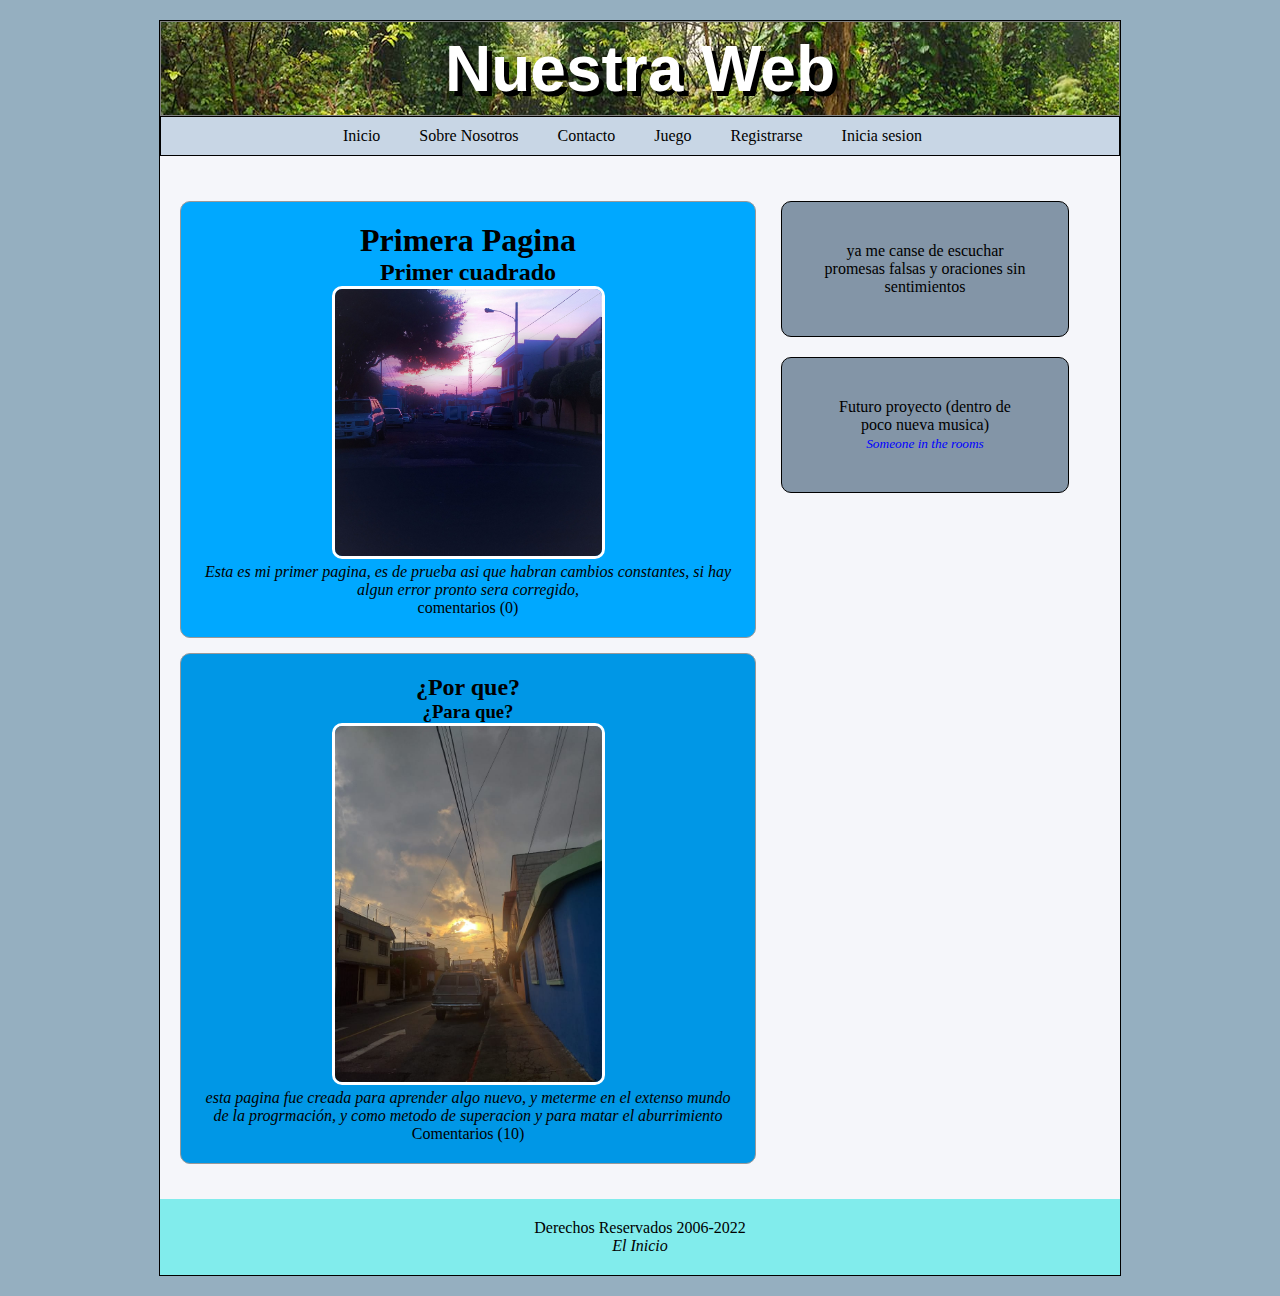
<file: index.html>
<!DOCTYPE html>
<html lang="es">
    <head>
        <meta charset="utf-8">
        <title>Mi primer pagina WEB</title>
    <meta name="description" content="esta es mi primer página web"/>
    <meta name="author" content="Quincho, the k!doo">
    <meta name="keywords" content="Mi primer titulo, mi primer pagina, pagina">
    <link rel="icon" href="https://yt3.ggpht.com/ytc/AKedOLRz4qHdEwNJEIrOoaeM-x3FVdFFXJ5Own5A_V9C=s88-c-k-c0x00ffffff-no-rj">
    <link rel="stylesheet" href="estilos.css">
    <meta name="robots" content="index">
    </head>
    <body>

        <div class="agrupar">
            <header id="cabecera"><h1>Nuestra Web</h1></header>
            <nav class="menu">
                <a href="index.html" class="link" >Inicio </a>
                <a href="SobreNosotros.html" class="link"> Sobre Nosotros</a>
                <a href="Contacto.html"  class="link">Contacto </a>
                <a href="Juego.html">Juego</a>
                <a href="Registrarse.html" class= "link">Registrarse</a>
                <a href="InicioDeSesion.html" class="link">Inicia sesion</a>
                

            </nav>
            <section class="seccion">
               <article class="Cuadrado">
                    <h1 class="H1">Primera Pagina</h1>
                    <h2 class="H2">Primer cuadrado</h2>
                   <div>
                    <img id="picRounded" src="Imagenes/Paisaje mejorado.jpg">
                   </div>
                <p><cite>Esta es mi primer pagina, es de prueba asi que  habran cambios constantes, si hay algun error pronto sera corregido,</cite></p>
                 
                    <footer >
                  <p>comentarios (0)</p>  
                </footer>

                </article>
               <article class="Cuadrado1">
                   <!--quite el hgroup porque ya no se usa y chrome castiga a las paginas con codigo ambiguo-->
                   <h2 class="H2">¿Por que?</h2>
                    <!--This is a try-->
                    <h3 class="H3">¿Para que?</h3>
                  
                   <!-- <time datetime="6-5-2022"> publicado 6-5-2022 </time> -->
                   <img id="picRounded" src="Imagenes/paisaje 2.jpeg" alt="paisaja, atardecer, anochecer, calle, ">
                   <p><cite>esta pagina fue creada para aprender algo nuevo, y meterme en el extenso mundo de la progrmación, y como metodo de superacion y para matar el aburrimiento </cite> </p>
                   <footer>
                    <p>Comentarios (10)</p>
                   </footer>
               </article>
            </section>
    
            <aside class="columna">
            <blockquote cite="nombre de la pagina de la cita">
              ya me canse de escuchar promesas falsas y oraciones sin sentimientos
            </blockquote>
    
                <blockquote class="citas" cite="https://www.youtube.com/watch?v=d5vbkSQGAa4&ab_channel=Someoneintheroom">
                   <a> Futuro proyecto (dentro de poco nueva musica)</a>
                   <footer>
                   <a class="link2" href="https://www.youtube.com/watch?v=d5vbkSQGAa4&ab_channel=Someoneintheroom" target="Sobre nosotros"><small><cite>Someone in the rooms</small></cite><a>
                   </footer>
                </blockquote>
            </aside>

            <footer class="pie">
                Derechos Reservados 2006-2022
                <p><cite>El Inicio</cite></p>
            </footer>
              
        </div>
    </body>
</html>
</file>
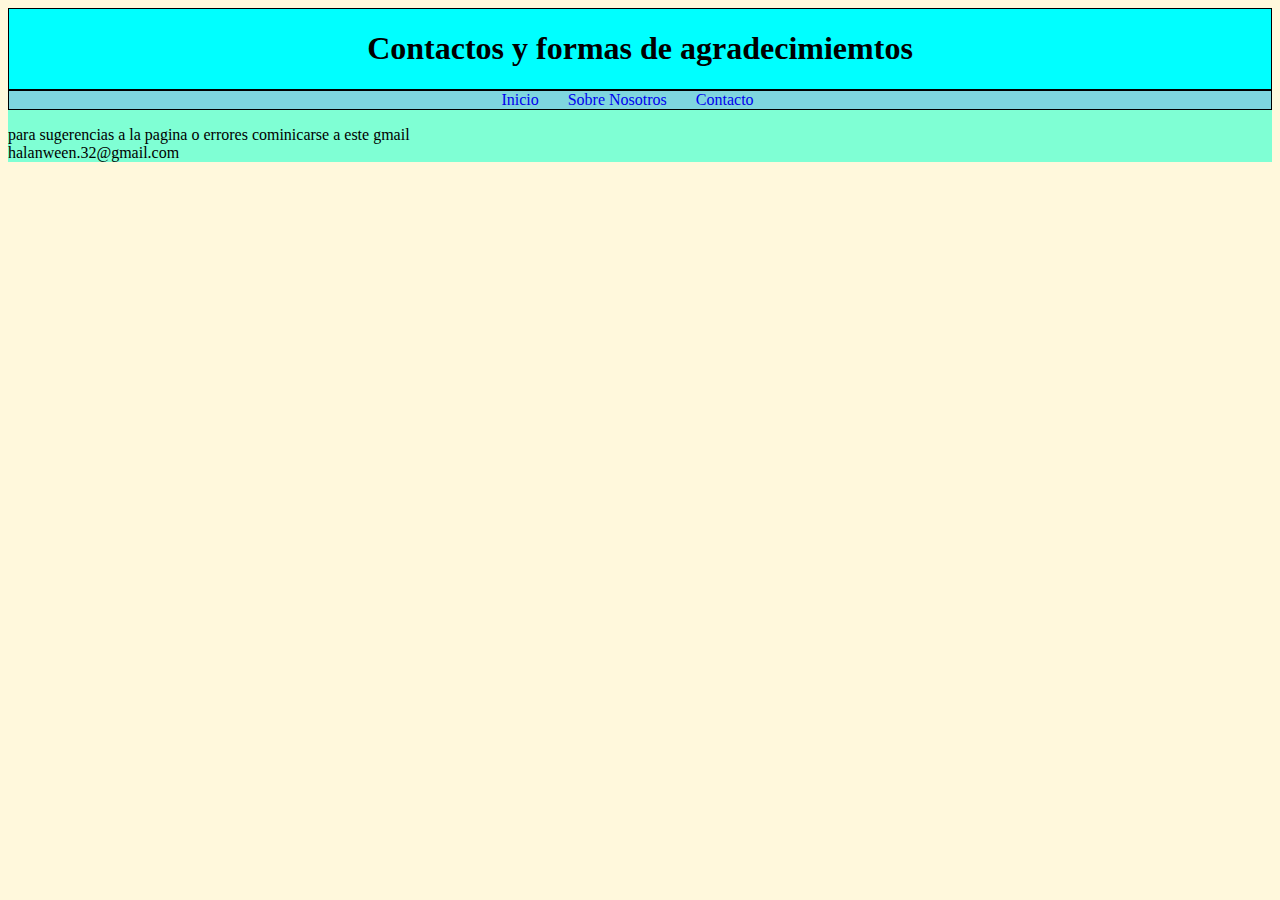
<file: Contacto.html>
<!DOCTYPE html>
<link rel="icon" href="https://yt3.ggpht.com/ytc/AKedOLRz4qHdEwNJEIrOoaeM-x3FVdFFXJ5Own5A_V9C=s88-c-k-c0x00ffffff-no-rj">
<html lang="es">
    <head>
        <meta charset="utf-8">
        <title>Mi primer pagina WEB</title>
    <meta name="description" content="esta es mi primer página web"/>
    <meta name="author" content="Quincho">
    <meta name="keywords" content="contactanos, gmail, paypal,  apoyo monetario, ">
    <link rel="stylesheet" href="estiloTres.css">
    </head>
    <body class="cuerpo">
        <div class="agrupar">
            <header class ="cabeza" >
        <h1>Contactos y formas de agradecimiemtos</h1><!--This is a test-->
    </header>
    <nav class="menu">
        <a href="index.html" class="nav-link" >Inicio </a>
        <a href="SobreNosotros.html" class="nav-link"> Sobre Nosotros</a>
        <a href="Contacto.html"  class="nav-link">Contacto </a>
    </nav>

        <p>para sugerencias a la pagina o errores cominicarse a este gmail
            <br>halanween.32@gmail.com
        </br>
        </p>
    </div>
    </body>
</file>
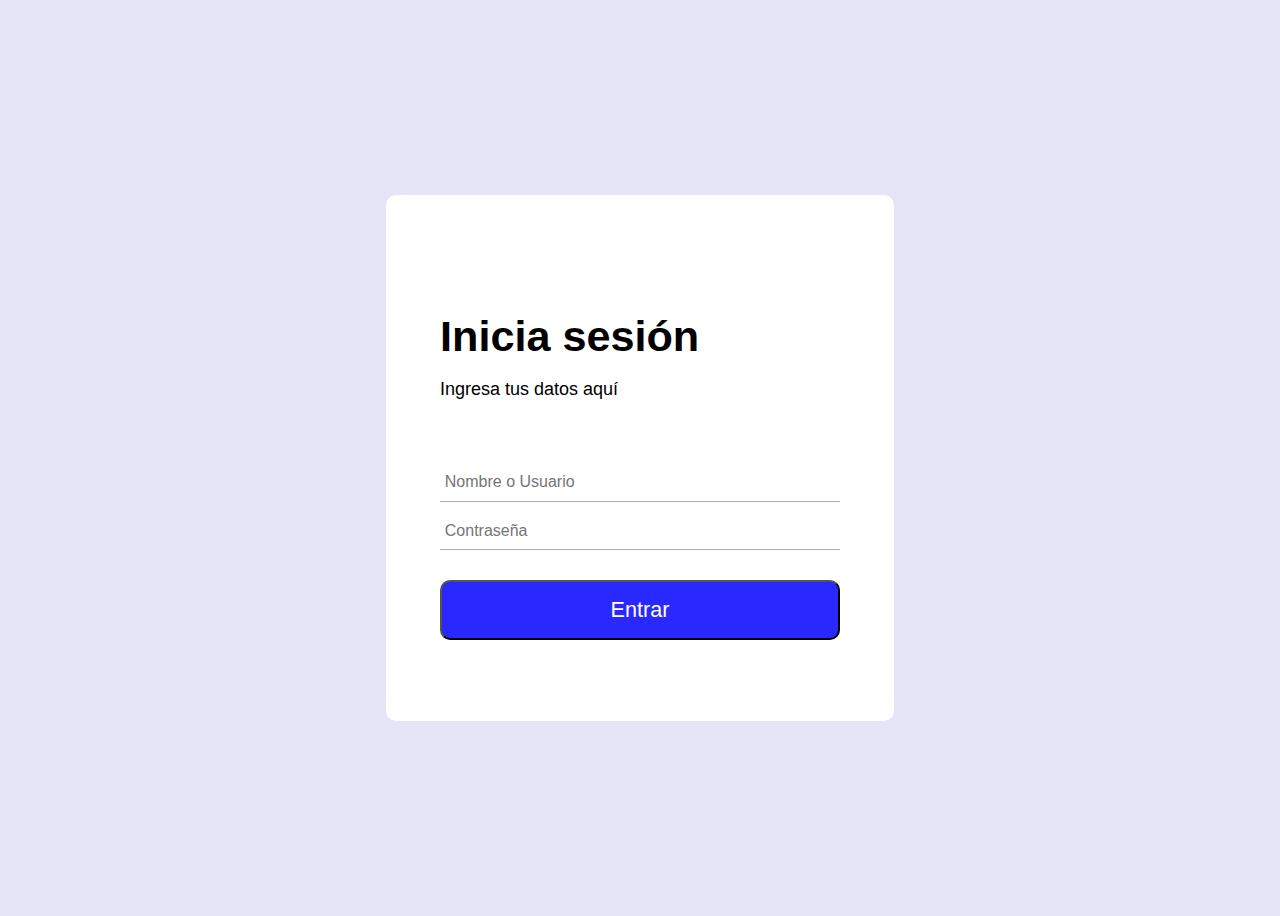
<file: Inicio De Sesion.html>
<link rel="stylesheet" href="EstilosCuatro.css">
<!-- veo un error, cuando pongo el cursor sobre los labels el cursor cambia de flecha a manita como si se pudiera clickear, voy a cambiar eso ahora -->
<!-- el label no es necesario, no estoy seguro para que se usa el label pero si lo que quiere poner es un texto en la casilla donde no va a INGRESAR la informacion y va a desaparecer cuando la gente empiece a escribir, eso se llama PLACEHOLDER, y se declara como una propiedad del mismo input -->
<!-- tambien, donde dice inpuy type, usted pone el tipo de texto que se va a ingresar, por ejemplo puede ser text o password, si es password cuando la persona escriba no se va a poder ver el texto -->
<body class="cuerpo">
    <div class="todo" >
        <form class= "forma"></form>
        <h2 class="form_title">Inicia sesión</h2>
        <p class="form_paragraph">Ingresa tus datos aquí</p>

        <div class="form_container">
            <div class="casillasDiv">
                <input type="text" id= "nameU" class="form_input" placeholder="Nombre o Usuario">
                <!-- <label for="name or user" class="form_label">Nombre o Usuario</label> -->
                <span class="form_line"></span>
            </div>
            <div class="casillasDiv">
                <input type="password" id= "password" class="form_input" placeholder="Contraseña">
                <!-- <label for="password" class="form_label">Contraseña</label> -->
                <span class="form_line"></span>
            </div>
            <div >
                <input type="submit" id="button" value="Entrar">
            </div>
        </div>
    </div>
</body>
</file>
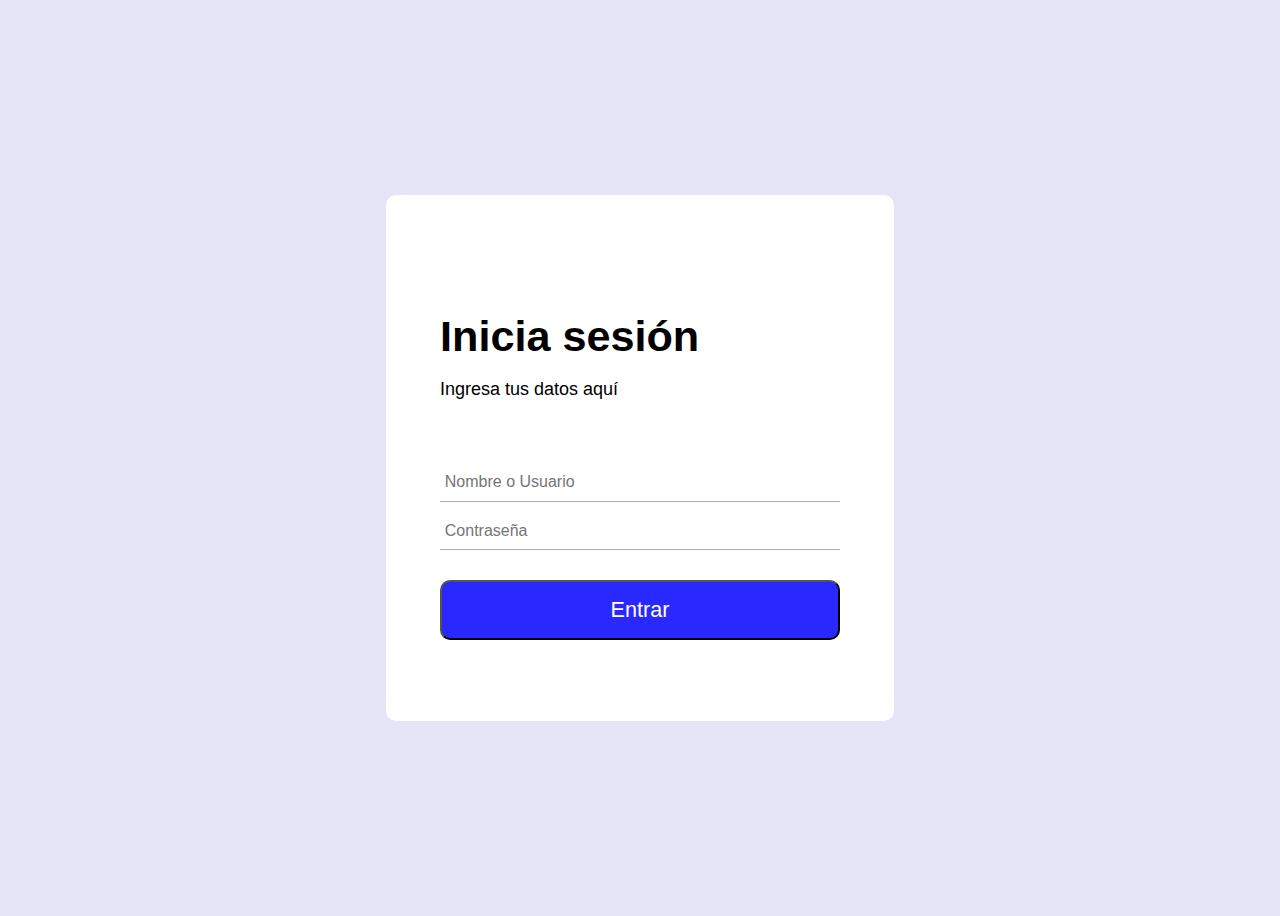
<file: InicioDeSesion.html>
<link rel="icon" href="https://yt3.ggpht.com/ytc/AKedOLRz4qHdEwNJEIrOoaeM-x3FVdFFXJ5Own5A_V9C=s88-c-k-c0x00ffffff-no-rj">
<link rel="stylesheet" href="EstilosCuatro.css">
<!-- veo un error, cuando pongo el cursor sobre los labels el cursor cambia de flecha a manita como si se pudiera clickear, voy a cambiar eso ahora -->
<!-- el label no es necesario, no estoy seguro para que se usa el label pero si lo que quiere poner es un texto en la casilla donde no va a INGRESAR la informacion y va a desaparecer cuando la gente empiece a escribir, eso se llama PLACEHOLDER, y se declara como una propiedad del mismo input -->
<!-- tambien, donde dice inpuy type, usted pone el tipo de texto que se va a ingresar, por ejemplo puede ser text o password, si es password cuando la persona escriba no se va a poder ver el texto -->
<body class="cuerpo">
    <div class="todo" >
        <form class= "forma"></form>
        <h2 class="form_title">Inicia sesión</h2>
        <p class="form_paragraph">Ingresa tus datos aquí</p>

        <div class="form_container">
            <div class="casillasDiv">
                <input type="text" id= "nameU" class="form_input" placeholder="Nombre o Usuario">
                <!-- <label for="name or user" class="form_label">Nombre o Usuario</label> -->
                <span class="form_line"></span>
            </div>
            <div class="casillasDiv">
                <input type="password" id= "password" class="form_input" placeholder="Contraseña">
                <!-- <label for="password" class="form_label">Contraseña</label> -->
                <span class="form_line"></span>
            </div>
            <div >
                <input type="submit" id="button" value="Entrar">
            </div>
        </div>
    </div>
</body>
</file>
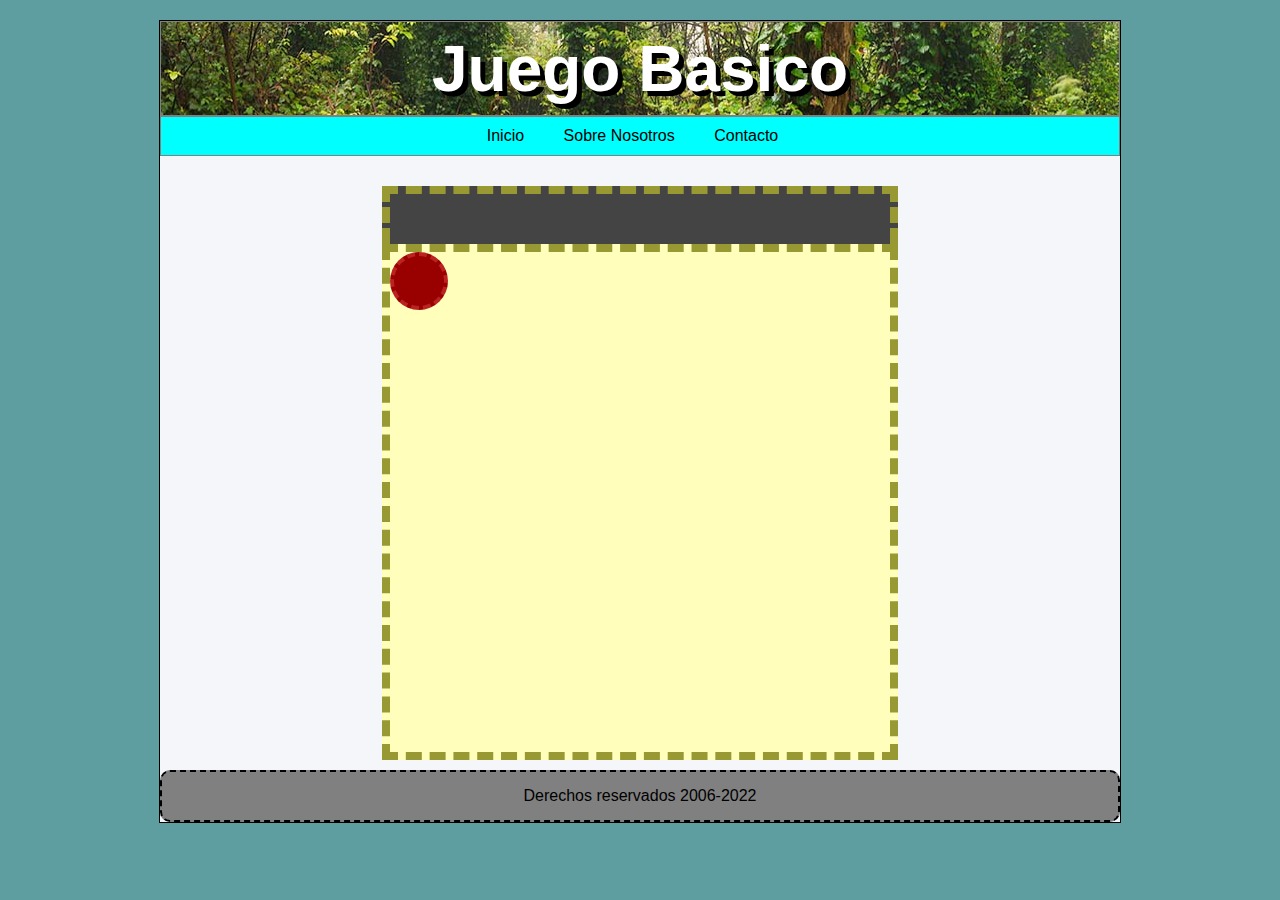
<file: Juego.html>
<!DOCTYPE html>
<html lang="es">
<head>
    <meta charset="UTF-8">
    <meta http-equiv="X-UA-Compatible" content="IE=edge">
    <meta name="viewport" content="width=device-width, initial-scale=1.0">
    <link rel="stylesheet" href="juego.css">
    <title>Juego</title>
</head>

        <body   body id = "cuerpo">
            <div class="agrupar">
                <header id="cabecera"><h1>Juego Basico</h1></header>
                <nav class="menu">
                    <a href="index.html" class="link" >Inicio </a>
                    <a href="Sobre nosostros.html" class="link"> Sobre Nosotros</a>
                    <a href="Contacto.html"  class="link">Contacto </a>
                </nav>
            <div class ="contenedor pointer">
            <span id = "puntos"></span>
            <span id = "tiempo"></span>
            <span id = "ned"></span>
    </div>
    <div class = "contenedor">
    <div id="personaje"></div> 
    </div>
        <script src="juegoCulebrita.js"></script>
        <article>
        <footer id="footer">Derechos reservados 2006-2022</footer>
    </article>
    
</body>
</html>
</file>
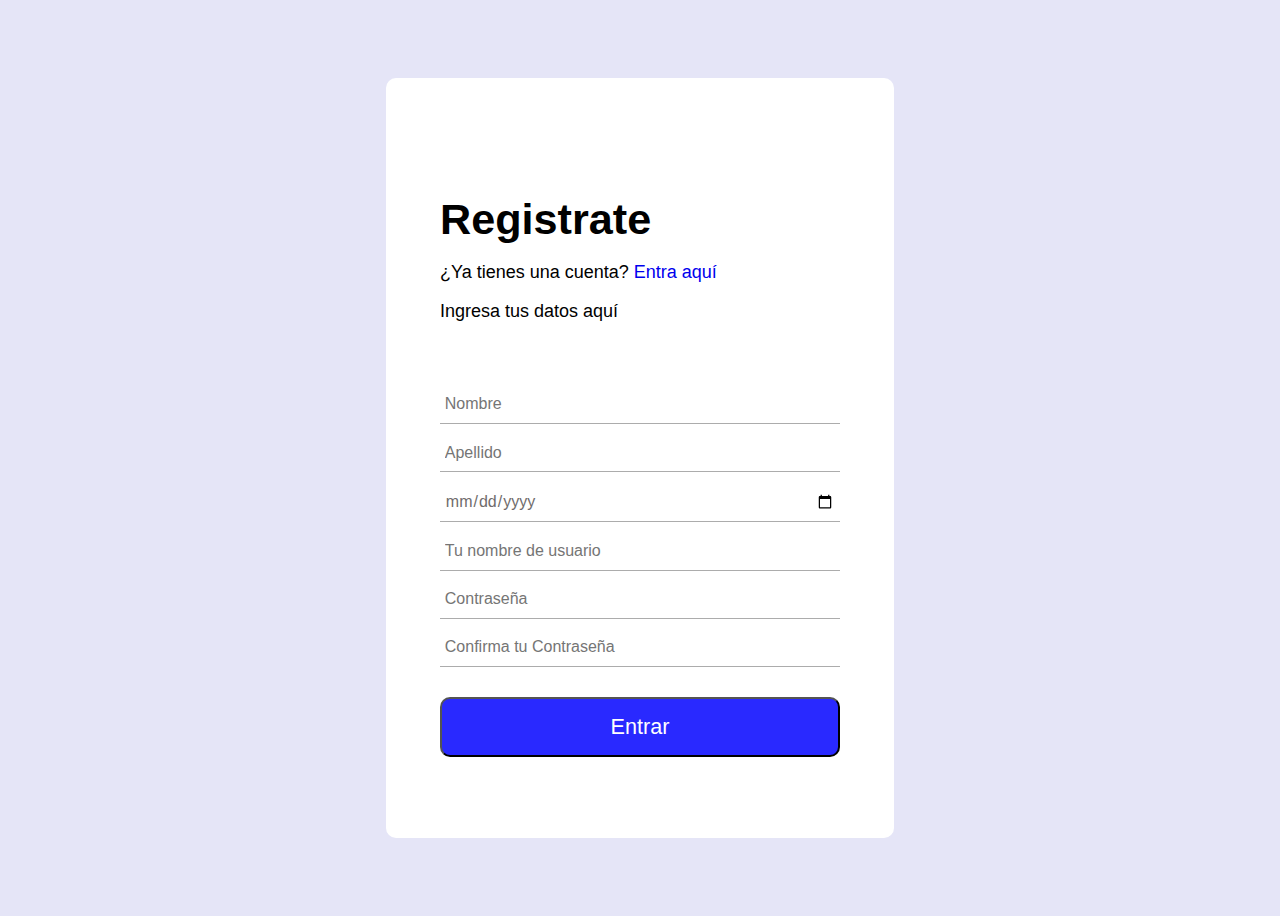
<file: Registrarse.html>
<link rel="icon" href="https://yt3.ggpht.com/ytc/AKedOLRz4qHdEwNJEIrOoaeM-x3FVdFFXJ5Own5A_V9C=s88-c-k-c0x00ffffff-no-rj">
<link rel="stylesheet" href="EstiloCinco.css">
<body class="cuerpo">
    <div class="todo" >
        <form class= "forma"></form>
        <h2 class="form_title">Registrate</h2>
        <p class="form_paragraph">¿Ya tienes una cuenta? <a id="incio" href="Inicio De Sesion.html" class="form_link">Entra aquí</a></p>
        <p class="form_paragraph">Ingresa tus datos aquí</p>

        <div class="form_container">
            <div class="casillasDiv">
                <input type="text" id= "firstNameU" class="form_input" placeholder="Nombre">
                <!-- <label for="name or user" class="form_label">Nombre o Usuario</label> -->
                <span class="form_line"></span>
            </div>
            <div class="casillasDiv">
                <input type="text" id= "lastNameU" class="form_input" placeholder="Apellido">
                <!-- <label for="name or user" class="form_label">Nombre o Usuario</label> -->
                <span class="form_line"></span>
            </div>
            <div class="casillasDiv">
                <input type="date" id= "DOBU" class="form_input" placeholder="Tu fecha de nacimiento">
                <!-- <label for="name or user" class="form_label">Nombre o Usuario</label> -->
                <span class="form_line"></span>
            </div>
            <div class="casillasDiv">
                <input type="text" id= "nameU" class="form_input" placeholder="Tu nombre de usuario">
                <!-- <label for="name or user" class="form_label">Nombre o Usuario</label> -->
                <span class="form_line"></span>
            </div>
            <div class="casillasDiv">
                <input type="password" id= "password" class="form_input" placeholder="Contraseña">
                <!-- <label for="password" class="form_label">Contraseña</label> -->
                <span class="form_line"></span>
            </div>
            <div class="casillasDiv">
                <input type="password" id= "password" class="form_input" placeholder="Confirma tu Contraseña">
                <!-- <label for="password" class="form_label">Contraseña</label> -->
                <span class="form_line"></span>
            </div>
            <div >
                <input type="submit" id="button" value="Entrar">
            </div>
        </div>
    </div>
</body>
</file>
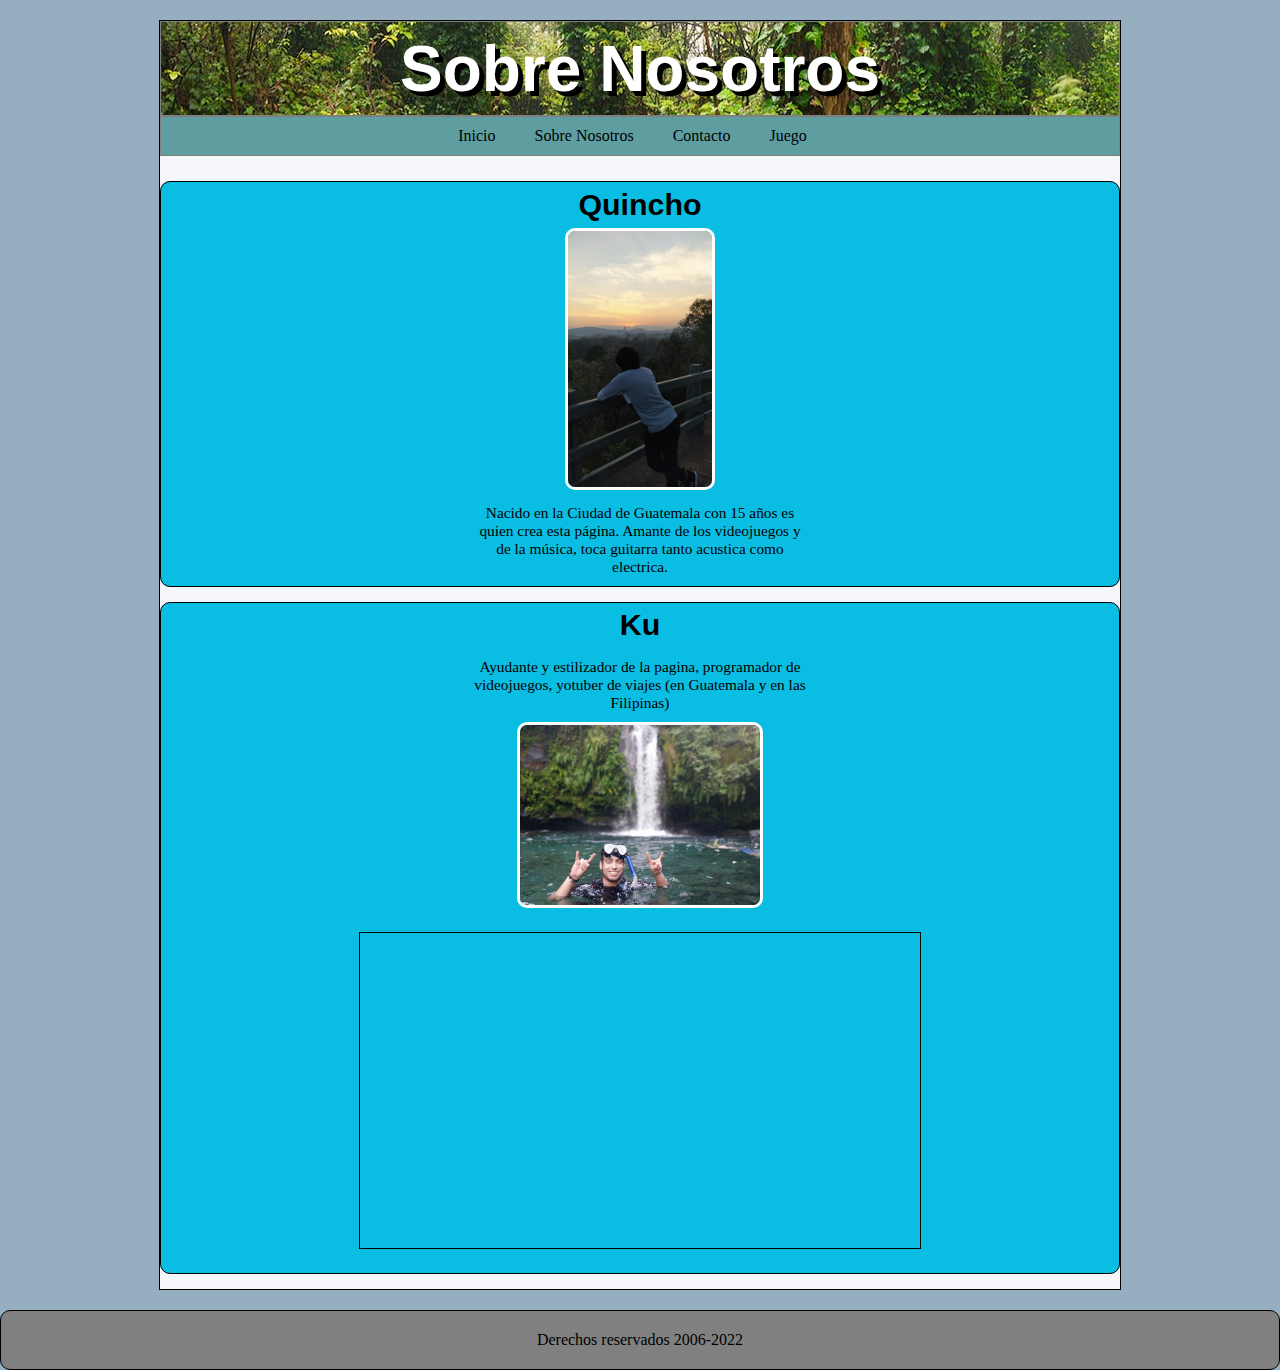
<file: Sobre nosostros.html>
<!DOCTYPE html>
<html lang="es">
     <head><!--This is a comment-->
         <meta charset="utf-8">
        <title>Sobre Nosotros</title>
    <meta name="description" content="Sobre nosostros"/>
    <meta name="author" content="Quincho">
    <meta name="keywords" content="mi juego, que hacemos, quienes somos, porque lo hacemos, ideas, proyectos">
    <link rel="stylesheet" href="estilosDos.css">
    <link rel="icon" href="https://yt3.ggpht.com/ytc/AKedOLRz4qHdEwNJEIrOoaeM-x3FVdFFXJ5Own5A_V9C=s88-c-k-c0x00ffffff-no-rj">
    </head>
    <!-- modifique la organizacion porque todo rata lo dejo usted, tiene que dejar los tabs bien hechos -->
    <body>
        <div class="agrupar">
            <header id="cabecera"><h1>Sobre Nosotros</h1></header>
            <nav class="menu">
                <a href="index.html" class="link" >Inicio </a>
                <a href="Sobre nosostros.html" class="link"> Sobre Nosotros</a>
                <a href="Contacto.html"  class="link">Contacto </a>
                <a href="Juego.html" class="link">Juego</a>
                <!--<a href="Registrarse.html" class= "link">Registrarse</a>
                <a href="Inicio De Sesion.html" class="link">Inicia sesion</a>- lo quite porque deberia estar en todos pero de mientras como se mire bien culero-->
            </nav>
            
            <section class="seccion">
                <article class="cuadrados">
                    <h2 id="nameTitle">Quincho</h2>
                    <!-- <h>Nacido el 12/22/2006</h> -->
                    <!-- <h5>El Creador, La mente maestra</h5> -->
                    
                    <div>
                        <!-- esta parte la modifique por completo -->
                        <img id="quinchoPic" src="Imagenes/Quincho.jpeg" alt="Quincho en paisaje" title="Programador front-End" >
                    </div>
                    <!-- tambien aqui le puse id en lugar de la clase que usted le puso -->
                    <p id="informaciones" >                
                        Nacido en la Ciudad de Guatemala
                        con 15 años es quien crea esta página.                                                                                                                                               
                        Amante de los videojuegos y de la música, toca guitarra tanto acustica
                        como electrica.  
                        <!-- <br>Editor de algunos videos en el canal de horusplays2001</br>
                        <a class="link1" href="https://www.youtube.com/channel/UCxm3zyM2Qpl0tycb1R8Vyyg" target="_blank"> echale un vistazo</a> -->
                    </p>
                </article>
                <article class="cuadrados">
                    <h2 id="nameTitle">Ku</h2>
                    <!-- <h5>El Patrocinador<time datetime="01/10/1998"> nacido el 01-10-1998</time></h5>-->
                    <p id="informaciones">Ayudante y estilizador de la pagina, programador de videojuegos, yotuber de viajes (en Guatemala y en las Filipinas)<br>
                        
                
                    <div id="centrar">
                        <img id="danielPic" src="Imagenes/KU.jpg" alt="The K!iddo" title="Programador back-end">
                    </div>
                    <iframe width="560" height="315" src="https://www.youtube.com/embed/DL_FP7mBHXw" title="YouTube video player" frameborder="0" allow="accelerometer; autoplay; clipboard-write; encrypted-media; gyroscope; picture-in-picture" allowfullscreen></iframe>
                    <!-- Esto lo comente porque ya habia puesto el video de youtube entonces no habia necesidad de poner un link extra <a href="https://www.youtube.com/user/Daniel14Mejia"> mira mi canal</a></br> -->
                    </p>
                </article>
            </section>
        </div>
                
        <!---- <article class="cuadrados">
            <h3>Sobre nosotros</h3>

            <p>Nosotros somo primos y hacemos esta pagina (de momento solo yo) de prueba y para aprender. <br>
            </br> Nos encanta los videojuegos y la musica ambos tocamos la guitarra y ambos somos programadores</p>-lo quite por que se mira bien pupuso-->


            <footer id="footer">Derechos reservados 2006-2022</footer>

        </article>
    </body>
    </html>
</file>
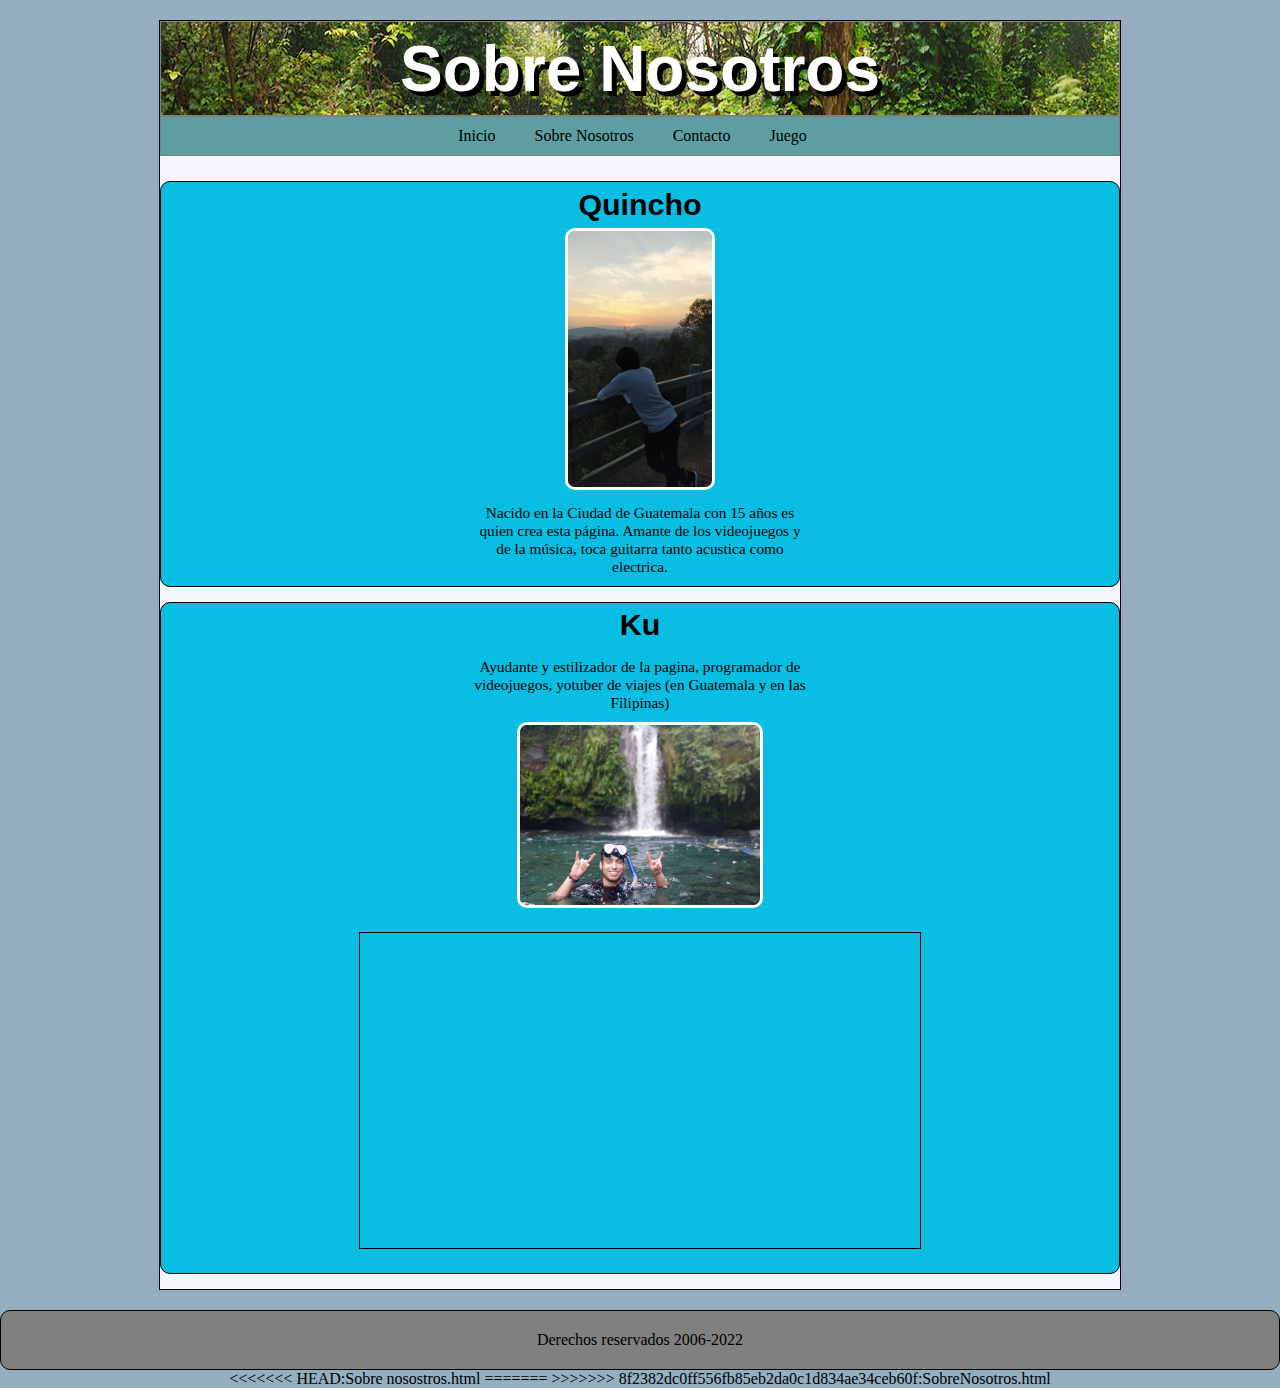
<file: SobreNosotros.html>
<!DOCTYPE html>
<html lang="es">
     <head><!--This is a comment-->
         <meta charset="utf-8">
        <title>Sobre Nosotros</title>
    <meta name="description" content="Sobre nosostros"/>
    <meta name="author" content="Quincho">
    <meta name="keywords" content="mi juego, que hacemos, quienes somos, porque lo hacemos, ideas, proyectos">
    <link rel="stylesheet" href="estilosDos.css">
    <link rel="icon" href="https://yt3.ggpht.com/ytc/AKedOLRz4qHdEwNJEIrOoaeM-x3FVdFFXJ5Own5A_V9C=s88-c-k-c0x00ffffff-no-rj">
    </head>
    <!-- modifique la organizacion porque todo rata lo dejo usted, tiene que dejar los tabs bien hechos -->
    <body>
        <div class="agrupar">
            <header id="cabecera"><h1>Sobre Nosotros</h1></header>
            <nav class="menu">
                <a href="index.html" class="link" >Inicio </a>
                <a href="Sobre nosostros.html" class="link"> Sobre Nosotros</a>
                <a href="Contacto.html"  class="link">Contacto </a>
                <a href="Juego.html" class="link">Juego</a>
                <!--<a href="Registrarse.html" class= "link">Registrarse</a>
                <a href="Inicio De Sesion.html" class="link">Inicia sesion</a>- lo quite porque deberia estar en todos pero de mientras como se mire bien culero-->
            </nav>
            
            <section class="seccion">
                <article class="cuadrados">
                    <h2 id="nameTitle">Quincho</h2>
                    <!-- <h>Nacido el 12/22/2006</h> -->
                    <!-- <h5>El Creador, La mente maestra</h5> -->
                    
                    <div>
                        <!-- esta parte la modifique por completo -->
                        <img id="quinchoPic" src="Imagenes/Quincho.jpeg" alt="Quincho en paisaje" title="Programador front-End" >
                    </div>
                    <!-- tambien aqui le puse id en lugar de la clase que usted le puso -->
                    <p id="informaciones" >                
                        Nacido en la Ciudad de Guatemala
                        con 15 años es quien crea esta página.                                                                                                                                               
                        Amante de los videojuegos y de la música, toca guitarra tanto acustica
                        como electrica.  
                        <!-- <br>Editor de algunos videos en el canal de horusplays2001</br>
                        <a class="link1" href="https://www.youtube.com/channel/UCxm3zyM2Qpl0tycb1R8Vyyg" target="_blank"> echale un vistazo</a> -->
                    </p>
                </article>
                <article class="cuadrados">
                    <h2 id="nameTitle">Ku</h2>
                    <!-- <h5>El Patrocinador<time datetime="01/10/1998"> nacido el 01-10-1998</time></h5>-->
                    <p id="informaciones">Ayudante y estilizador de la pagina, programador de videojuegos, yotuber de viajes (en Guatemala y en las Filipinas)<br>
                        
                
                    <div id="centrar">
                        <img id="danielPic" src="Imagenes/KU.jpg" alt="The K!iddo" title="Programador back-end">
                    </div>
                    <iframe width="560" height="315" src="https://www.youtube.com/embed/DL_FP7mBHXw" title="YouTube video player" frameborder="0" allow="accelerometer; autoplay; clipboard-write; encrypted-media; gyroscope; picture-in-picture" allowfullscreen></iframe>
                    <!-- Esto lo comente porque ya habia puesto el video de youtube entonces no habia necesidad de poner un link extra <a href="https://www.youtube.com/user/Daniel14Mejia"> mira mi canal</a></br> -->
                    </p>
                </article>
            </section>
        </div>
                
        <!---- <article class="cuadrados">
            <h3>Sobre nosotros</h3>

            <p>Nosotros somo primos y hacemos esta pagina (de momento solo yo) de prueba y para aprender. <br>
            </br> Nos encanta los videojuegos y la musica ambos tocamos la guitarra y ambos somos programadores</p>-lo quite por que se mira bien pupuso-->


            <footer id="footer">Derechos reservados 2006-2022</footer>

        </article>
    </body>
<<<<<<< HEAD:Sobre nosostros.html
    </html>
=======
>>>>>>> 8f2382dc0ff556fb85eb2da0c1d834ae34ceb60f:SobreNosotros.html
</file>
<file: estilos.css>
*{
    margin: 0;
    padding: 0;
}

body{
    text-align: center;
    background-color:#95afc0;
}

.agrupar{
    max-width: 75%;
    border: 1px solid black;
    background-color: #f5f6fa;
    margin: 20px auto;
}

#cabecera{
    font-size: 200%;
    text-align: center;
    font-family: Arial, "Helvetica Neue", Helvetica, sans-serif;
    font-weight: bolder;
    color: white;
    text-shadow: 5px 5px black ;
    border: solid gray 1px;
    background-color: #0abde3;
    padding: 1%;
    background-image: url(Imagenes/panoramic1.jpg);
    background-position-y: 90%;

}

.menu{
margin-top: 0px;
text-align: center;
margin-bottom: 25px;
border: solid  black 1px;
padding-top:  10px;
padding-bottom: 10px;
background-color: #c8d6e5;

}

.menu  a{
text-decoration: none;
margin-right: 15px;
color: black;
margin-top: 10px;
margin-bottom: 10px;
padding: 5px 10px;
}
.menu a:hover{
color: white;
}



.Cuadrado{
    background-color:#00a8ff;
    border: 1px solid #999;
    padding: 20px;
    margin-bottom:15px;
    border-radius: 10px;
}

.Cuadrado1{
    background-color:#0097e6;
    border: 1px solid #999;
    padding: 20px;
    margin-bottom:15px;
    border-radius: 10px;
}




.seccion{
    margin: 20px;
    max-width: 60%;
    float: left;
    
}

.columna{
    width: 30%;
    float: left;
    font-family:cursive;
    margin: 20px 5px ;

}

.columna blockquote{
    border: 1px solid black;
    padding: 40px;
    background-color:#8395a7;
    margin-bottom: 20px;
    border-radius: 10px;
}

.link2{
    text-decoration: none;
    color: blue;
    font-size:medium;
}

.link2:hover{
    color: white;
}

.pie{
    clear: both;
    font-family:serif;
    padding: 20px;
    background-color:#81ecec ;
    color: black;
}




.H2{
    font-family:initial ;
}

.H3{
    font-family: unset;
}














#picRounded{
    border-radius: 10px;
    border: 3px solid rgb(255, 255, 255);
    max-width: 50%;
    height: auto;
}
</file>
<file: estiloTres.css>
.agrupar{
    background-color: aquamarine;
}

.cabeza{
    background-color: aqua;
    border: 1px solid black;
    text-align: center;
}

.menu{
    background-color:#7ed6df;
    border:solid 1px black;
    text-decoration: none;
    text-align: center;
}

.cuerpo{
    background-color: rgb(246, 245, 247);
}
.menu a{
    margin-right: 25px;    
    text-decoration: none;
    text-align: center;
}
.cuerpo{
    background-color: cornsilk;
}
</file>
<file: EstilosCuatro.css>
.cuerpo{
    font-family:Arial, Helvetica, sans-serif;
    font-size: large;
    font-weight: bold;
    background-color: #e5e5f7;
    background-color: #e5e5f7;
    background-image: radial-gradient(#afedf0 0.5px, #e5e5f7 0.5px);
    background-size: 10px 10px;
    display: flex;
    min-height: 100vh;
}

.todo{
background-color: white;
margin: auto;
width: 90%;
max-width: 400px;
padding: 4.5em 3em;
border-radius: 10px;
box-shadow: 0 5px 10px -5 rgb(0 0 0 
/ 30%) ;
}

.form_title{
    font-size: 240%;
    margin-bottom: 1%;
}

.form_paragraph{
    font-weight: 300;
}

.form_container{
    margin-top: 3em;
    display:grid;
}

.casillasDiv{
    margin-top: 10px;
    --color:#5757577e;
}

.form_input{
    width: 100%;
    background: none;
    color:#706c6c;
    font-size: 1rem;
    padding: .6em .3em;
    border: none;
    outline: none;
    border-bottom: 1px solid var(--color);
    font-family: 'Segoe UI', Tahoma, Geneva, Verdana, sans-serif;
}

.form_label{
    color: var(--color);
    cursor: pointer;
    position: absolute;
    top: 0;
    left: 5px;
    transform: translateY(10px);
    transition: transform .5s, color .3s;
}


#button{
    text-align: center;
    font-size: 120%;
    color: white;
    background-color: rgb(41, 41, 255);
    padding: 15px;
    width: 100%;
    margin-top: 30px;
    border-radius: 10px;
}
</file>
<file: juego.css>
*{
    padding:0px;
    margin: 0px;
    font-family: 'Lucida Sans', 'Lucida Sans Regular', 'Lucida Grande', 'Lucida Sans Unicode', Geneva, Verdana, sans-serif;
}

.agrupar{
    max-width: 75%;
    border: 1px solid black;
    background-color: #f5f6fa;
    margin: 20px auto;
}

#cabecera{
    font-size: 200%;
    text-align: center;
    font-family: Arial, "Helvetica Neue", Helvetica, sans-serif;
    font-weight: bolder;
    color: white;
    text-shadow: 5px 5px black ;
    border: solid gray 1px;
    background-color: #0abde3;
    padding: 1%;
    background-image: url(Imagenes/panoramic1.jpg);
    background-position-y: 90%;

}

.menu{
    margin-top: 0px;
    text-align: center;
    margin-bottom: 25px;
    border: solid  gray 1px;
    padding-top:  10px;
    padding-bottom: 10px;
    background-color: aqua;

}

.menu  a{
    text-decoration: none;
    margin-right: 15px;
    color: black;
    margin-top: 10px;
    margin-bottom: 10px;
    padding: 5px 10px;
}
.menu a:hover{
    color: rgb(255, 255, 255);
}

#cuerpo{
    background-color: 
    cadetblue;
}

.contenedor{
    padding: 0px;
    margin: auto;
    width: 500px;
    height: 500px;
    background-color: #ffb;
    border: 8px dashed #993;
}



#personaje{
    background-color: #900;
    border: 4px dashed #b22;
    width: 50px;
    height: 50px;
    border-radius: 29px;
    position: absolute;
    transition: all 0.3s;
}

.pointer{
    background-color: #444;
    height:30px;
    margin-top: 30px;
    border-bottom: 0px;
    color: white;
    font-size: 20px;
    text-align: center;
    padding:10px 0px ;
}

#footer{
    border-radius: 10px;
    background-color:gray;
    text-align: center;
    padding: 15px;
    margin-top: 10px;
    border: 2px dashed black;

}
</file>
<file: EstiloCinco.css>
.cuerpo{
    font-family:Arial, Helvetica, sans-serif;
    font-size: large;
    font-weight: bold;
    background-color: #e5e5f7;
    background-color: #e5e5f7;
    background-image: radial-gradient(#afedf0 0.5px, #e5e5f7 0.5px);
    background-size: 10px 10px;
    display: flex;
    min-height: 100vh;
}

.todo{
background-color: white;
margin: auto;
width: 90%;
max-width: 400px;
padding: 4.5em 3em;
border-radius: 10px;
box-shadow: 0 5px 10px -5 rgb(0 0 0 
/ 30%) ;
}

.form_title{
    font-size: 240%;
    margin-bottom: 1%;
}

.form_paragraph{
    font-weight: 300;
    text-decoration: none;
}

.form_container{
    margin-top: 3em;
    display:grid;
}

.casillasDiv{
    margin-top: 10px;
    --color:#5757577e;
}

.form_input{
    width: 100%;
    background: none;
    color:#706c6c;
    font-size: 1rem;
    padding: .6em .3em;
    border: none;
    outline: none;
    border-bottom: 1px solid var(--color);
    font-family: 'Segoe UI', Tahoma, Geneva, Verdana, sans-serif;
}

.form_label{
    color: var(--color);
    cursor: pointer;
    position: absolute;
    top: 0;
    left: 5px;
    transform: translateY(10px);
    transition: transform .5s, color .3s;
}


#button{
    text-align: center;
    font-size: 120%;
    color: white;
    background-color: rgb(41, 41, 255);
    padding: 15px;
    width: 100%;
    margin-top: 30px;
    border-radius: 10px;
}

.form_paragraph a:hover{
    color: black;
}

    .form_link{
        text-decoration: none;
    }
</file>
<file: estilosDos.css>
*{
    margin: 0;
    padding: 0;
}

/* la mayoria de cambios estan en la parte de abajo del archivo */
.agrupar{
    max-width: 75%;
    border: 1px solid black;
    background-color: #f5f6fa;
    margin: 20px auto;
}

body{
    text-align: center;
    background-color:#95afc0;
}

#cabecera{
    font-size: 200%;
    text-align: center;
    font-family: Arial, "Helvetica Neue", Helvetica, sans-serif;
    font-weight: bolder;
    color: white;
    text-shadow: 5px 5px black ;
    border: solid gray 1px;
    background-color: #0abde3;
    padding: 1%;
    background-image: url(Imagenes/panoramic1.jpg);
    background-position-y: 90%;

}

.flex center{
    display: flex;
    justify-content: center;
    align-items: center;
    flex-direction:column ;
}

.flex center{
    display: flex;
    justify-content: center;
}

.menu{
    margin-top: 0px;
    text-align: center;
    margin-bottom: 25px;
    border: solid  gray 1px;
    padding-top:  10px;
    padding-bottom: 10px;
    background-color: cadetblue;

}

.menu  a{
    text-decoration: none;
    margin-right: 15px;
    color: black;
    margin-top: 10px;
    margin-bottom: 10px;
    padding: 5px 10px;
}
.menu a:hover{
    color: rgb(255, 255, 255);
}

.cuadrados{
    border: solid black 1px;
    background-color: #0abde3;
    text-align: center;
    align-self: center;
    justify-content: center;
    margin-bottom: 15px;
    border-radius: 10px;
}

h2{
    text-align: center;
}

        .cuadrado3{
            border: solid black 1px;
            background-color:aqua;
            text-align: center;
            align-self: center;
            justify-content: center;
            align-items: center;
            font-family: 'Segoe UI', Tahoma, Geneva, Verdana, sans-serif;
            font-size: large;
             margin-top:5px;
             padding-top:1px ;

        
        }      
        
        iframe{
            margin-top:20px;
            margin-bottom: 20px;
            border: solid black 1px;
        }

/* El id de su foto lo puse como "quinchoPic" para tener un poco mas de tracking de lo que se hace, siempre intente poner los nombres de id's conforme a lo que se le designa*/

#quinchoPic{
    
    border-radius: 10px;
    border: 3px solid rgb(255, 255, 255); 
    max-width: 15%;
    height: auto;
   }  
 #informaciones{

    margin: auto;
    width: 35%;
    padding: 10px;
    font-size:1.2vw;
    }

#nameTitle{
    font-family: Arial, "Helvetica Neue", Helvetica, sans-serif;
    font-size: 190%;
    padding: 0%;
    margin: 0.5% 0.5% 0.6% 0.5%;
    }



#danielPic{
    
    border-radius: 10px;
    border: 3px solid rgb(255, 255, 255); 
    max-width: 25%;
    height: auto;
    }  
footer{
    border: solid black 1px;
    background-color: gray;
    padding: 20px;
    }

    #footer{
        border-radius: 10px;
    
    }
</file>
